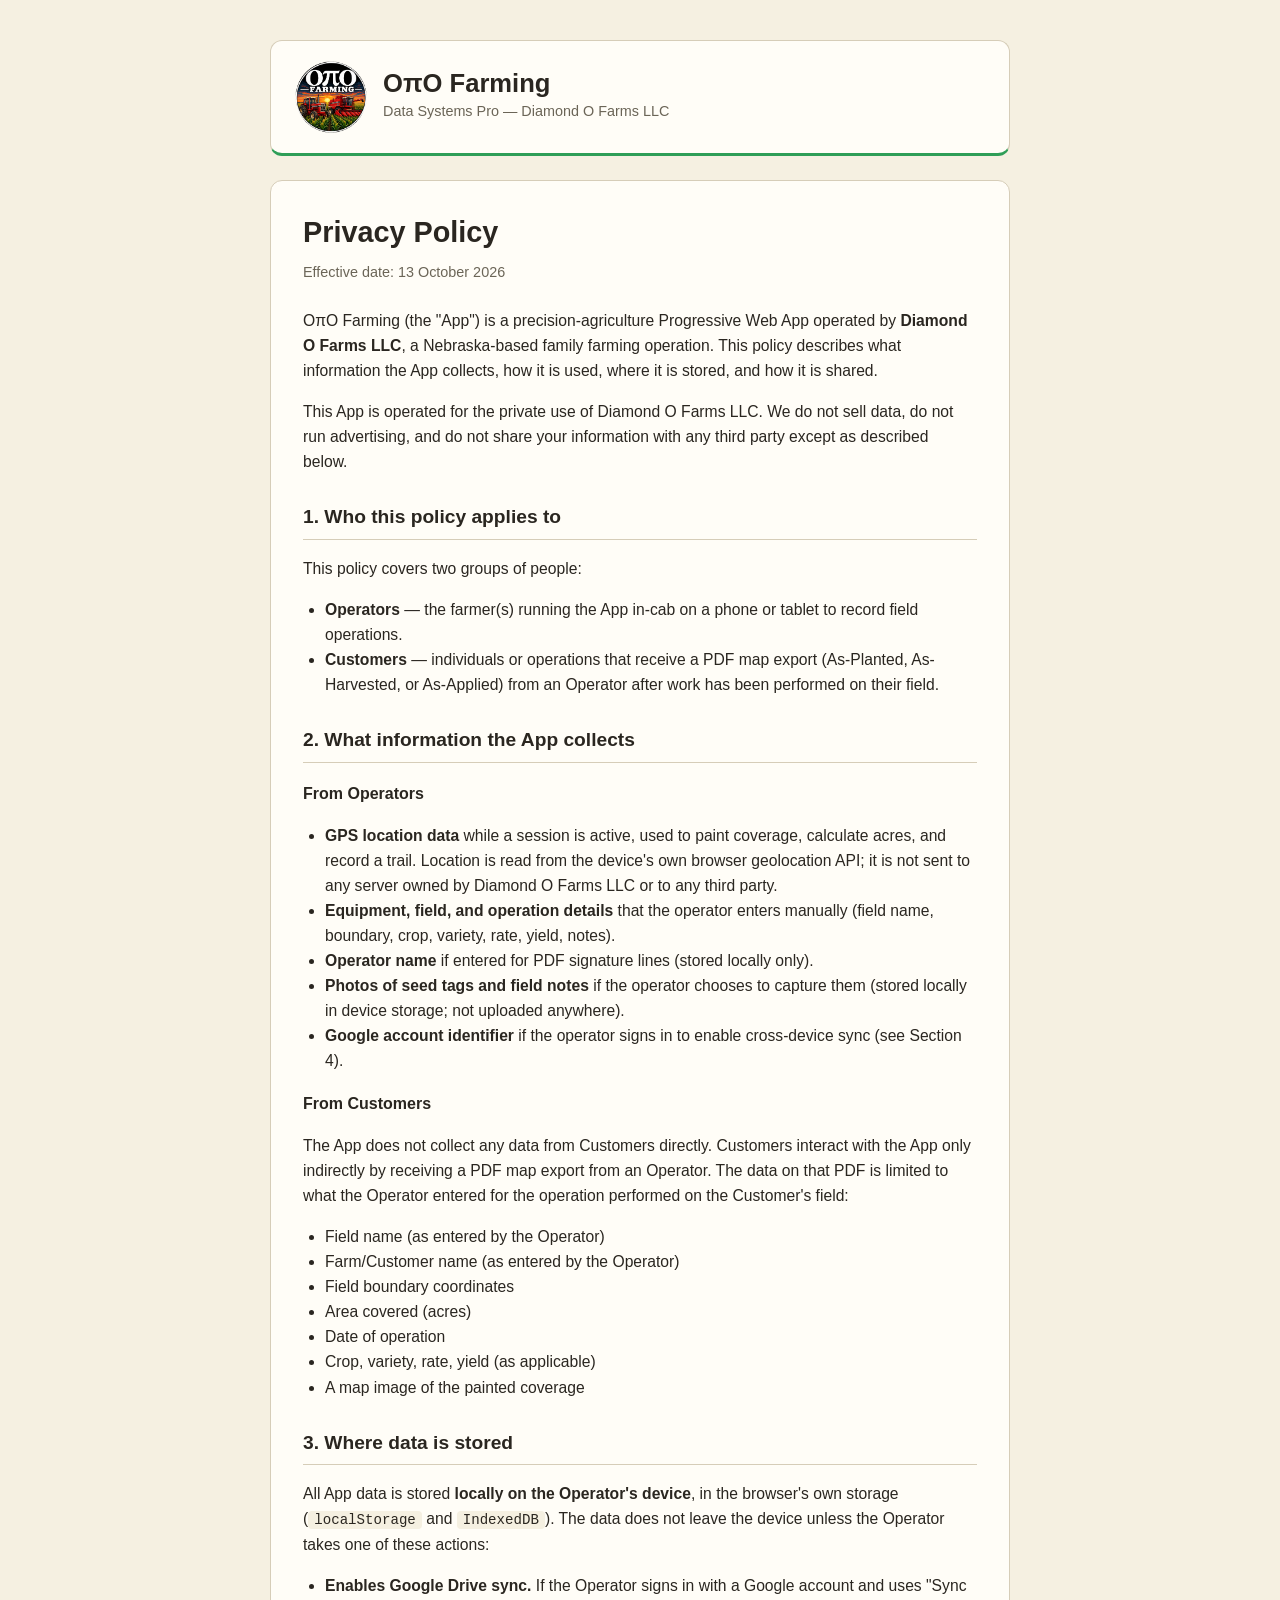
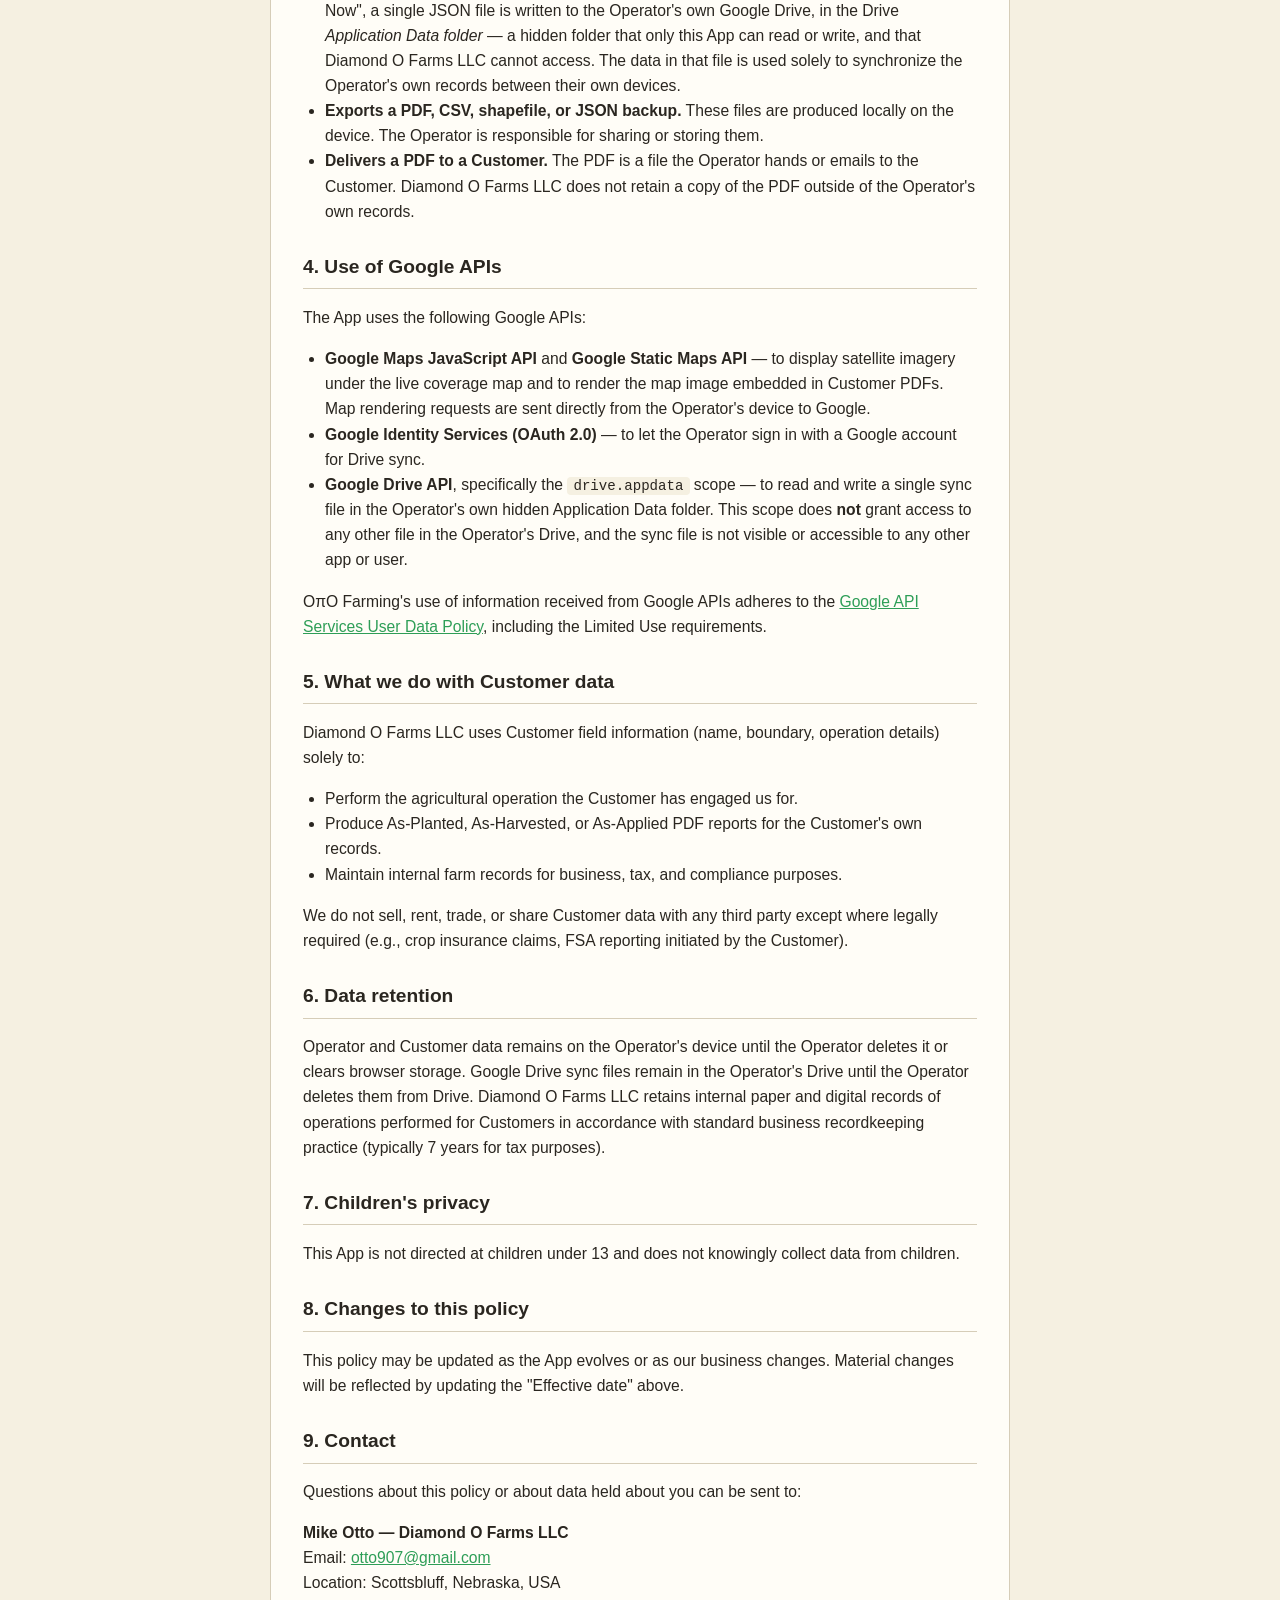
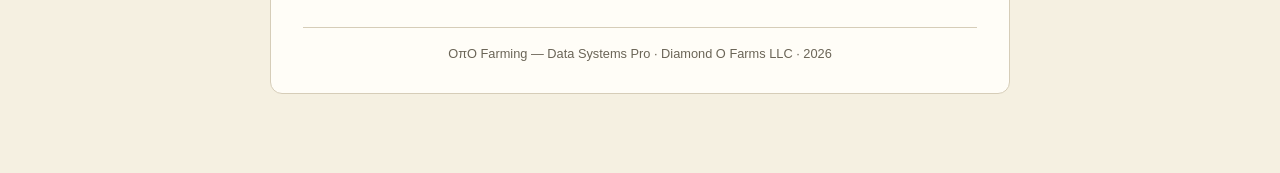
<file: privacy-policy.html>
<!DOCTYPE html>
<html lang="en">
<head>
<meta charset="UTF-8" />
<meta name="viewport" content="width=device-width, initial-scale=1.0" />
<title>Privacy Policy — OπO Farming (Diamond O Farms LLC)</title>
<style>
  :root {
    --bg: #f5f0e1;
    --panel: #fffdf7;
    --text: #2a2620;
    --muted: #6b6557;
    --accent: #e89400;
    --green: #2e9e57;
    --border: #d6cdb8;
  }
  * { box-sizing: border-box; }
  html, body {
    margin: 0;
    padding: 0;
    font-family: -apple-system, BlinkMacSystemFont, "Segoe UI", Roboto, Helvetica, Arial, sans-serif;
    background: var(--bg);
    color: var(--text);
    line-height: 1.6;
  }
  .wrap {
    max-width: 780px;
    margin: 0 auto;
    padding: 40px 20px 80px 20px;
  }
  header {
    display: flex;
    align-items: center;
    gap: 16px;
    padding: 20px 24px;
    background: var(--panel);
    border: 1px solid var(--border);
    border-radius: 12px;
    border-bottom: 3px solid var(--green);
    margin-bottom: 24px;
  }
  header img {
    width: 72px;
    height: 72px;
    object-fit: contain;
  }
  header .brand {
    font-size: 1.6rem;
    font-weight: 700;
    line-height: 1;
  }
  header .tagline {
    font-size: 0.9rem;
    color: var(--muted);
    margin-top: 4px;
  }
  main {
    background: var(--panel);
    border: 1px solid var(--border);
    border-radius: 12px;
    padding: 28px 32px;
  }
  h1 {
    font-size: 1.8rem;
    margin: 0 0 6px 0;
  }
  .effective {
    color: var(--muted);
    font-size: 0.9rem;
    margin-bottom: 24px;
  }
  h2 {
    font-size: 1.2rem;
    margin: 28px 0 10px 0;
    color: var(--text);
    border-bottom: 1px solid var(--border);
    padding-bottom: 6px;
  }
  h3 {
    font-size: 1rem;
    margin: 18px 0 6px 0;
    color: var(--text);
  }
  p, li {
    font-size: 0.98rem;
  }
  ul {
    padding-left: 22px;
  }
  code {
    background: var(--bg);
    padding: 1px 6px;
    border-radius: 4px;
    font-size: 0.9em;
  }
  footer {
    text-align: center;
    font-size: 0.8rem;
    color: var(--muted);
    margin-top: 32px;
    padding-top: 16px;
    border-top: 1px solid var(--border);
  }
  a { color: var(--green); }
</style>
</head>
<body>
<div class="wrap">

  <header>
    <img src="opio-logo.png" alt="OπO Farming" />
    <div>
      <div class="brand">OπO Farming</div>
      <div class="tagline">Data Systems Pro — Diamond O Farms LLC</div>
    </div>
  </header>

  <main>
    <h1>Privacy Policy</h1>
    <div class="effective">Effective date: 13 October 2026</div>

    <p>
      OπO Farming (the "App") is a precision-agriculture Progressive Web App
      operated by <strong>Diamond O Farms LLC</strong>, a Nebraska-based family
      farming operation. This policy describes what information the App collects,
      how it is used, where it is stored, and how it is shared.
    </p>
    <p>
      This App is operated for the private use of Diamond O Farms LLC. We do not
      sell data, do not run advertising, and do not share your information with
      any third party except as described below.
    </p>

    <h2>1. Who this policy applies to</h2>
    <p>
      This policy covers two groups of people:
    </p>
    <ul>
      <li>
        <strong>Operators</strong> — the farmer(s) running the App in-cab on a
        phone or tablet to record field operations.
      </li>
      <li>
        <strong>Customers</strong> — individuals or operations that receive a
        PDF map export (As-Planted, As-Harvested, or As-Applied) from an Operator
        after work has been performed on their field.
      </li>
    </ul>

    <h2>2. What information the App collects</h2>

    <h3>From Operators</h3>
    <ul>
      <li>
        <strong>GPS location data</strong> while a session is active, used to
        paint coverage, calculate acres, and record a trail. Location is read
        from the device's own browser geolocation API; it is not sent to any
        server owned by Diamond O Farms LLC or to any third party.
      </li>
      <li>
        <strong>Equipment, field, and operation details</strong> that the
        operator enters manually (field name, boundary, crop, variety, rate,
        yield, notes).
      </li>
      <li>
        <strong>Operator name</strong> if entered for PDF signature lines
        (stored locally only).
      </li>
      <li>
        <strong>Photos of seed tags and field notes</strong> if the operator
        chooses to capture them (stored locally in device storage; not uploaded
        anywhere).
      </li>
      <li>
        <strong>Google account identifier</strong> if the operator signs in to
        enable cross-device sync (see Section 4).
      </li>
    </ul>

    <h3>From Customers</h3>
    <p>
      The App does not collect any data from Customers directly. Customers
      interact with the App only indirectly by receiving a PDF map export from
      an Operator. The data on that PDF is limited to what the Operator entered
      for the operation performed on the Customer's field:
    </p>
    <ul>
      <li>Field name (as entered by the Operator)</li>
      <li>Farm/Customer name (as entered by the Operator)</li>
      <li>Field boundary coordinates</li>
      <li>Area covered (acres)</li>
      <li>Date of operation</li>
      <li>Crop, variety, rate, yield (as applicable)</li>
      <li>A map image of the painted coverage</li>
    </ul>

    <h2>3. Where data is stored</h2>
    <p>
      All App data is stored <strong>locally on the Operator's device</strong>,
      in the browser's own storage (<code>localStorage</code> and
      <code>IndexedDB</code>). The data does not leave the device unless the
      Operator takes one of these actions:
    </p>
    <ul>
      <li>
        <strong>Enables Google Drive sync.</strong> If the Operator signs in with
        a Google account and uses "Sync Now", a single JSON file is written to
        the Operator's own Google Drive, in the Drive <em>Application Data
        folder</em> — a hidden folder that only this App can read or write, and
        that Diamond O Farms LLC cannot access. The data in that file is used
        solely to synchronize the Operator's own records between their own
        devices.
      </li>
      <li>
        <strong>Exports a PDF, CSV, shapefile, or JSON backup.</strong> These
        files are produced locally on the device. The Operator is responsible
        for sharing or storing them.
      </li>
      <li>
        <strong>Delivers a PDF to a Customer.</strong> The PDF is a file the
        Operator hands or emails to the Customer. Diamond O Farms LLC does not
        retain a copy of the PDF outside of the Operator's own records.
      </li>
    </ul>

    <h2>4. Use of Google APIs</h2>
    <p>
      The App uses the following Google APIs:
    </p>
    <ul>
      <li>
        <strong>Google Maps JavaScript API</strong> and <strong>Google Static
        Maps API</strong> — to display satellite imagery under the live
        coverage map and to render the map image embedded in Customer PDFs.
        Map rendering requests are sent directly from the Operator's device
        to Google.
      </li>
      <li>
        <strong>Google Identity Services (OAuth 2.0)</strong> — to let the
        Operator sign in with a Google account for Drive sync.
      </li>
      <li>
        <strong>Google Drive API</strong>, specifically the
        <code>drive.appdata</code> scope — to read and write a single sync
        file in the Operator's own hidden Application Data folder. This scope
        does <strong>not</strong> grant access to any other file in the
        Operator's Drive, and the sync file is not visible or accessible to
        any other app or user.
      </li>
    </ul>
    <p>
      OπO Farming's use of information received from Google APIs adheres to the
      <a href="https://developers.google.com/terms/api-services-user-data-policy" target="_blank" rel="noopener">Google API Services User Data Policy</a>,
      including the Limited Use requirements.
    </p>

    <h2>5. What we do with Customer data</h2>
    <p>
      Diamond O Farms LLC uses Customer field information (name, boundary,
      operation details) solely to:
    </p>
    <ul>
      <li>Perform the agricultural operation the Customer has engaged us for.</li>
      <li>
        Produce As-Planted, As-Harvested, or As-Applied PDF reports for the
        Customer's own records.
      </li>
      <li>Maintain internal farm records for business, tax, and compliance purposes.</li>
    </ul>
    <p>
      We do not sell, rent, trade, or share Customer data with any third party
      except where legally required (e.g., crop insurance claims, FSA reporting
      initiated by the Customer).
    </p>

    <h2>6. Data retention</h2>
    <p>
      Operator and Customer data remains on the Operator's device until the
      Operator deletes it or clears browser storage. Google Drive sync files
      remain in the Operator's Drive until the Operator deletes them from Drive.
      Diamond O Farms LLC retains internal paper and digital records of
      operations performed for Customers in accordance with standard business
      recordkeeping practice (typically 7 years for tax purposes).
    </p>

    <h2>7. Children's privacy</h2>
    <p>
      This App is not directed at children under 13 and does not knowingly
      collect data from children.
    </p>

    <h2>8. Changes to this policy</h2>
    <p>
      This policy may be updated as the App evolves or as our business changes.
      Material changes will be reflected by updating the "Effective date" above.
    </p>

    <h2>9. Contact</h2>
    <p>
      Questions about this policy or about data held about you can be sent to:
    </p>
    <p>
      <strong>Mike Otto — Diamond O Farms LLC</strong><br />
      Email: <a href="mailto:otto907@gmail.com">otto907@gmail.com</a><br />
      Location: Scottsbluff, Nebraska, USA
    </p>

    <footer>
      OπO Farming — Data Systems Pro · Diamond O Farms LLC · 2026
    </footer>
  </main>

</div>
</body>
</html>
</file>
